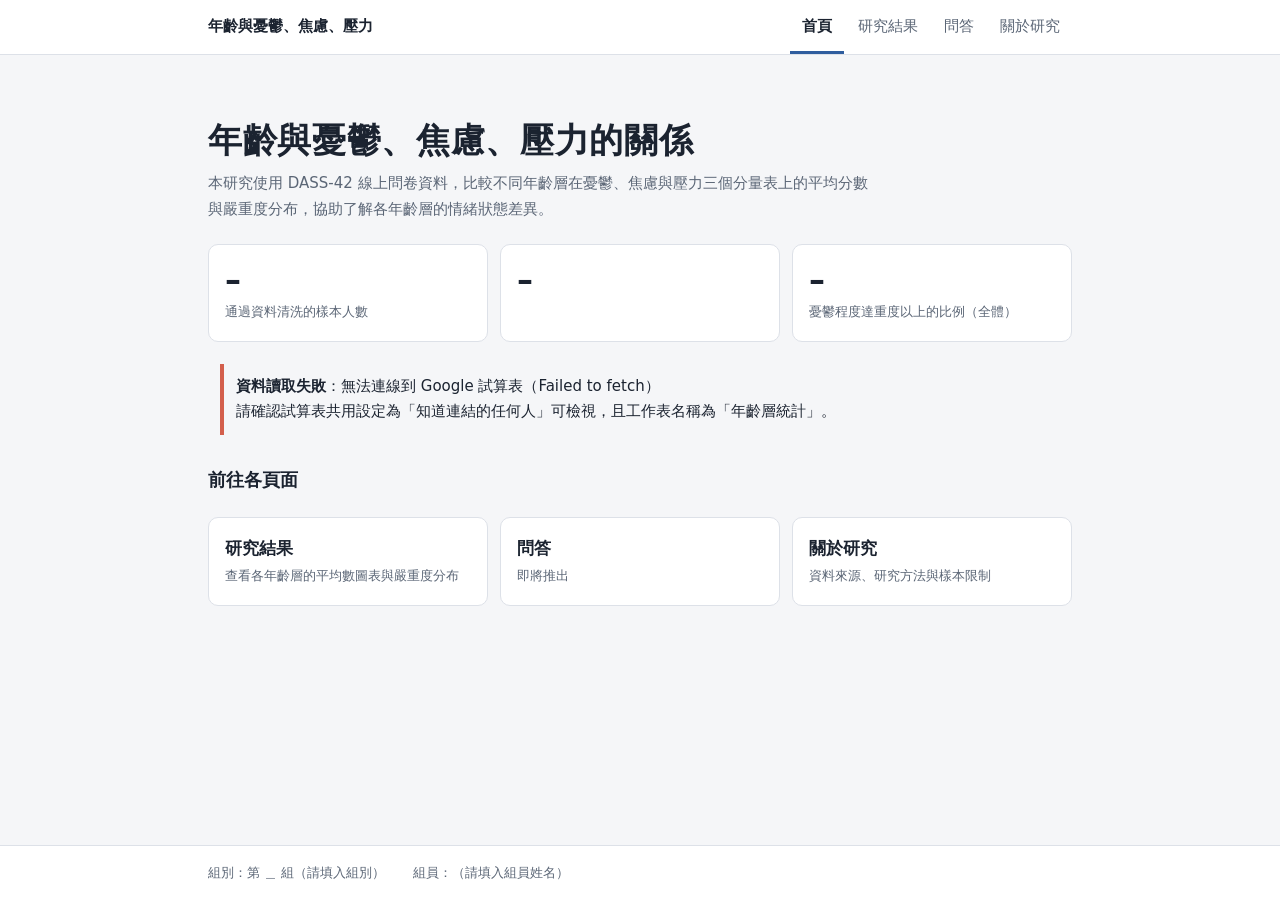
<file: index.html>
<!DOCTYPE html>
<html lang="zh-Hant">
<head>
<meta charset="UTF-8">
<meta name="viewport" content="width=device-width, initial-scale=1, viewport-fit=cover">
<title>首頁｜年齡與憂鬱、焦慮、壓力的關係</title>
<link rel="stylesheet" href="style.css">
</head>
<body>
<nav class="nav" aria-label="主要導覽"><div class="in"><a class="brand" href="index.html">年齡與憂鬱、焦慮、壓力</a><ul><li><a href="index.html" aria-current="page">首頁</a></li><li><a href="results.html">研究結果</a></li><li><a href="ask.html">問答</a></li><li><a href="about.html">關於研究</a></li></ul></div></nav>
<main><div class="in">
<h1 style="margin-top:32px">年齡與憂鬱、焦慮、壓力的關係</h1>
<p class="lead intro">本研究使用 DASS-42 線上問卷資料，比較不同年齡層在憂鬱、焦慮與壓力三個分量表上的平均分數與嚴重度分布，協助了解各年齡層的情緒狀態差異。</p>
<div class="stats">
<div class="stat"><b id="c1">–</b><span>通過資料清洗的樣本人數</span></div>
<div class="stat"><b id="c2">–</b><span id="c2s"></span></div>
<div class="stat"><b id="c3">–</b><span id="c3s">憂鬱程度達重度以上的比例（全體）</span></div>
</div>
<h2>前往各頁面</h2>
<div class="entries">
<a class="entry" href="results.html"><strong>研究結果</strong><span>查看各年齡層的平均數圖表與嚴重度分布</span></a>
<a class="entry" href="ask.html"><strong>問答</strong><span>即將推出</span></a>
<a class="entry" href="about.html"><strong>關於研究</strong><span>資料來源、研究方法與樣本限制</span></a>
</div></div></main>
<footer><div class="in"><span>組別：第 ＿ 組（請填入組別）</span><span>組員：（請填入組員姓名）</span></div></footer>
<script>const KEYS=['D','A','S'],$=s=>document.querySelector(s);
const SHEET_ID='1aRtR0BMKm8Y0_JgHcAkQbwwfiZCKB8Brp9E7VJwtRCM',SHEET_TAB='年齡層統計';
const LVN=['正常','輕度','中度','重度','極重度'],ALIAS={'重度':'嚴重','極重度':'極嚴重'};
const RANGES={stats:'A1:J8',lv:{D:'A12:F19',A:'A23:F30',S:'A34:F41'}};
const NOLVTXT='在「'+SHEET_TAB+'」找不到憂鬱、焦慮、壓力的等級人數表（預期位置：'+Object.values(RANGES.lv).join('、')+'；標題列需為「年齡層、正常、輕度、中度、重度、極重度」），因此無法顯示嚴重度分布。';
const NOLV='<p style="margin:12px;color:var(--mut)">'+NOLVTXT+'</p>';
const esc=s=>String(s).replace(/[&<>]/g,c=>({'&':'&amp;','<':'&lt;','>':'&gt;'}[c]));
function parseCSV(t){const r=[];let row=[],c='',q=false;
  for(let i=0;i<t.length;i++){const ch=t[i];
    if(q){if(ch=='"'){if(t[i+1]=='"'){c+='"';i++}else q=false}else c+=ch}
    else if(ch=='"')q=true;
    else if(ch==','){row.push(c);c=''}
    else if(ch=='\n'||ch=='\r'){if(ch=='\r'&&t[i+1]=='\n')i++;row.push(c);r.push(row);row=[];c=''}
    else c+=ch}
  if(c!==''||row.length){row.push(c);r.push(row)}return r}
const num=s=>{const v=parseFloat(String(s).replace(/[,\s]/g,''));return isNaN(v)?null:v};
async function getRows(range){
  const url='https://docs.google.com/spreadsheets/d/'+SHEET_ID+'/gviz/tq?tqx=out:csv&headers=1&sheet='+encodeURIComponent(SHEET_TAB)+'&range='+range;
  let res;try{res=await fetch(url)}catch(e){throw new Error('無法連線到 Google 試算表（'+e.message+'）')}
  if(!res.ok)throw new Error('讀取 '+range+' 失敗，HTTP '+res.status+' '+res.statusText);
  return parseCSV(await res.text()).filter(r=>r.some(x=>x.trim()))}
function findTable(rows,key){
  const i=rows.findIndex(r=>r.some(c=>c.replace(/\s/g,'')===key));
  return i<0?null:{H:rows[i].map(h=>h.replace(/\s/g,'')),body:rows.slice(i+1)}}
async function loadData(){
  const t=findTable(await getRows(RANGES.stats),'人數');
  if(!t)throw new Error('在「'+SHEET_TAB+'」的 '+RANGES.stats+' 找不到標題「人數」，請確認統計表放在 A1:J8');
  const H=t.H,col=(...a)=>{for(const n of a){const i=H.indexOf(n);if(i>=0)return i}return -1};
  const sc={D:'憂鬱',A:'焦慮',S:'壓力'},ix={},iL=col('年齡層'),iN=col('人數'),miss=[];
  if(iL<0)miss.push('年齡層');
  for(const k in sc){ix[k]={m:col(sc[k]+'平均',sc[k]+'_平均'),s:col(sc[k]+'標準差',sc[k]+'_標準差')};
    if(ix[k].m<0)miss.push(sc[k]+'平均');if(ix[k].s<0)miss.push(sc[k]+'標準差')}
  if(miss.length)throw new Error('找不到欄位：'+miss.join('、')+'。目前的標題列是：'+H.join('、'));
  const groups=t.body.map(r=>{const n=num(r[iN]);if(n===null||!r[iL].trim())return null;
    const g={l:r[iL].trim(),n};
    for(const k in sc){const m=num(r[ix[k].m]),s=num(r[ix[k].s]);
      if(m===null||s===null)throw new Error('「'+g.l+'」的'+sc[k]+'平均或標準差不是數字');
      g[k]={n,m,s,lv:null}}
    return g}).filter(Boolean);
  if(!groups.length)throw new Error('「'+SHEET_TAB+'」的 '+RANGES.stats+' 沒有資料列');
  let hasLv=true;const lvT={};
  for(const k in sc){
    const lt=findTable(await getRows(RANGES.lv[k]).catch(()=>[]),'正常');
    if(!lt){hasLv=false;break}
    const L=lt.H,li=L.indexOf('年齡層'),cj=LVN.map(l=>{for(const n of [l,ALIAS[l]||l]){const i=L.indexOf(n);if(i>=0)return i}return -1});
    if(li<0||cj.some(i=>i<0)){hasLv=false;break}
    lvT[k]={m:new Map(lt.body.map(r=>[r[li].trim(),r])),cj}}
  if(hasLv){
    const bad=groups.filter(g=>Object.keys(sc).some(k=>!lvT[k].m.has(g.l))).map(g=>g.l);
    if(bad.length)throw new Error('等級人數表找不到年齡層：'+bad.join('、')+'。請確認三張等級人數表的年齡層名稱與最上方統計表相同');
    for(const g of groups)for(const k in sc)g[k].lv=lvT[k].cj.map(i=>num(lvT[k].m.get(g.l)[i])||0)}
  return groups}
function total(gs){const N=gs.reduce((a,g)=>a+g.n,0),T={n:N};
  for(const k of ['D','A','S']){const M=gs.reduce((a,g)=>a+g.n*g[k].m,0)/N;
    const ss=gs.reduce((a,g)=>a+(g.n-1)*g[k].s**2+g.n*(g[k].m-M)**2,0);
    T[k]={n:N,m:M,s:Math.sqrt(ss/(N-1)),lv:gs[0][k].lv?LVN.map((_,j)=>gs.reduce((a,g)=>a+g[k].lv[j],0)):null}}
  return T}
const ERRHTML=e=>'<p style="margin:12px;padding:10px 12px;border-left:4px solid var(--l3);color:var(--ink)"><b>資料讀取失敗</b>：'+esc(e.message)+'<br>請確認試算表共用設定為「知道連結的任何人」可檢視，且工作表名稱為「'+SHEET_TAB+'」。</p>';
loadData().then(G=>{
  const T=total(G),top=G.reduce((a,g)=>g.D.m>a.D.m?g:a);
  $('#c1').textContent=T.n.toLocaleString('en-US');
  $('#c2').textContent=top.l;
  $('#c2s').textContent='憂鬱平均分數最高的年齡層（平均 '+top.D.m.toFixed(2)+' 分）';
  if(T.D.lv)$('#c3').textContent=((T.D.lv[3]+T.D.lv[4])/T.D.n*100).toFixed(1)+'%';
  else $('#c3s').textContent='找不到嚴重度人數表，無法計算';
}).catch(e=>{const d=document.createElement('div');d.innerHTML=ERRHTML(e);$('.stats').after(d)});
</script>
</body>
</html>
</file>
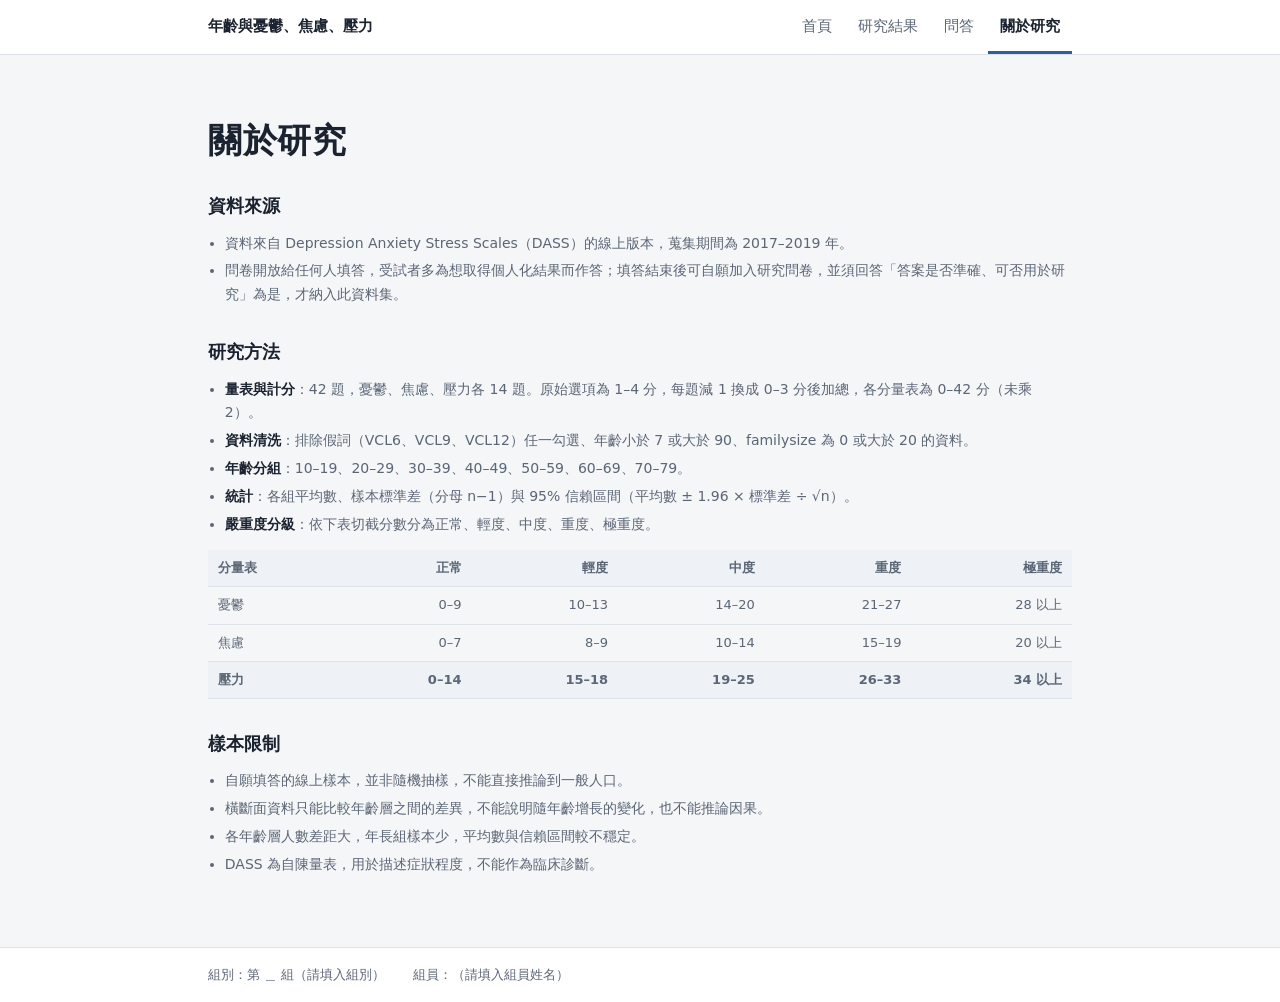
<file: about.html>
<!DOCTYPE html>
<html lang="zh-Hant">
<head>
<meta charset="UTF-8">
<meta name="viewport" content="width=device-width, initial-scale=1, viewport-fit=cover">
<title>關於研究｜年齡與憂鬱、焦慮、壓力的關係</title>
<link rel="stylesheet" href="style.css">
</head>
<body>
<nav class="nav" aria-label="主要導覽"><div class="in"><a class="brand" href="index.html">年齡與憂鬱、焦慮、壓力</a><ul><li><a href="index.html">首頁</a></li><li><a href="results.html">研究結果</a></li><li><a href="ask.html">問答</a></li><li><a href="about.html" aria-current="page">關於研究</a></li></ul></div></nav>
<main><div class="in notes">
<h1 style="margin-top:32px;color:var(--ink)">關於研究</h1>
<h2 style="color:var(--ink)">資料來源</h2>
<ul>
<li>資料來自 Depression Anxiety Stress Scales（DASS）的線上版本，蒐集期間為 2017–2019 年。</li>
<li>問卷開放給任何人填答，受試者多為想取得個人化結果而作答；填答結束後可自願加入研究問卷，並須回答「答案是否準確、可否用於研究」為是，才納入此資料集。</li>
</ul>
<h2 style="color:var(--ink)">研究方法</h2>
<ul>
<li><b>量表與計分</b>：42 題，憂鬱、焦慮、壓力各 14 題。原始選項為 1–4 分，每題減 1 換成 0–3 分後加總，各分量表為 0–42 分（未乘 2）。</li>
<li><b>資料清洗</b>：排除假詞（VCL6、VCL9、VCL12）任一勾選、年齡小於 7 或大於 90、familysize 為 0 或大於 20 的資料。</li>
<li><b>年齡分組</b>：10–19、20–29、30–39、40–49、50–59、60–69、70–79。</li>
<li><b>統計</b>：各組平均數、樣本標準差（分母 n−1）與 95% 信賴區間（平均數 ± 1.96 × 標準差 ÷ √n）。</li>
<li><b>嚴重度分級</b>：依下表切截分數分為正常、輕度、中度、重度、極重度。</li>
</ul><table class="cut"><thead><tr><th>分量表</th><th>正常</th><th>輕度</th><th>中度</th><th>重度</th><th>極重度</th></tr></thead><tbody>
<tr><td>憂鬱</td><td>0–9</td><td>10–13</td><td>14–20</td><td>21–27</td><td>28 以上</td></tr>
<tr><td>焦慮</td><td>0–7</td><td>8–9</td><td>10–14</td><td>15–19</td><td>20 以上</td></tr>
<tr><td>壓力</td><td>0–14</td><td>15–18</td><td>19–25</td><td>26–33</td><td>34 以上</td></tr></tbody></table>
<h2 style="color:var(--ink)">樣本限制</h2>
<ul>
<li>自願填答的線上樣本，並非隨機抽樣，不能直接推論到一般人口。</li>
<li>橫斷面資料只能比較年齡層之間的差異，不能說明隨年齡增長的變化，也不能推論因果。</li>
<li>各年齡層人數差距大，年長組樣本少，平均數與信賴區間較不穩定。</li>
<li>DASS 為自陳量表，用於描述症狀程度，不能作為臨床診斷。</li>
</ul>
</div></main>
<footer><div class="in"><span>組別：第 ＿ 組（請填入組別）</span><span>組員：（請填入組員姓名）</span></div></footer>

</body>
</html>
</file>
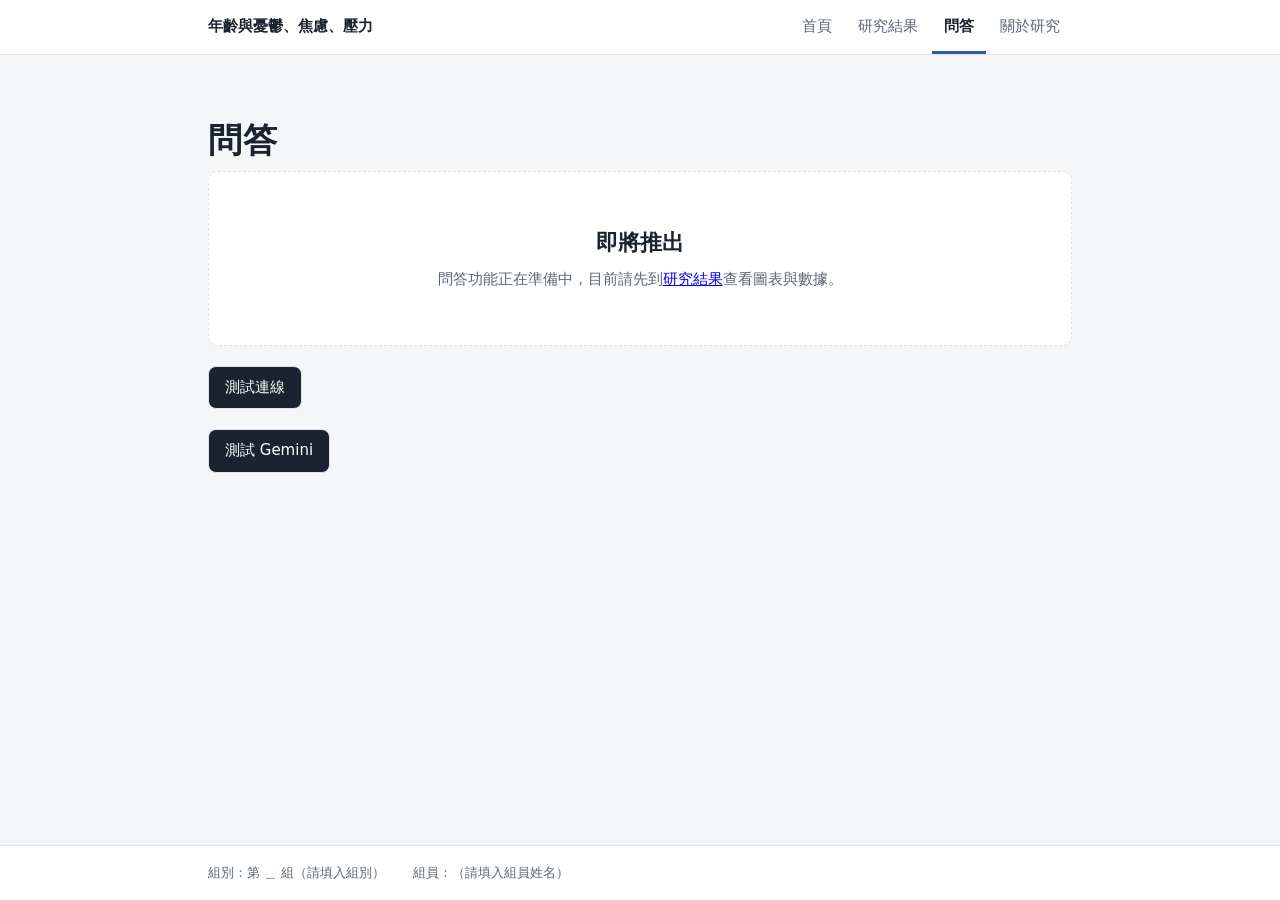
<file: ask.html>
<!DOCTYPE html>
<html lang="zh-Hant">
<head>
<meta charset="UTF-8">
<meta name="viewport" content="width=device-width, initial-scale=1, viewport-fit=cover">
<title>問答｜年齡與憂鬱、焦慮、壓力的關係</title>
<link rel="stylesheet" href="style.css">
</head>
<body>
<nav class="nav" aria-label="主要導覽"><div class="in"><a class="brand" href="index.html">年齡與憂鬱、焦慮、壓力</a><ul><li><a href="index.html">首頁</a></li><li><a href="results.html">研究結果</a></li><li><a href="ask.html" aria-current="page">問答</a></li><li><a href="about.html">關於研究</a></li></ul></div></nav>
<main><div class="in">
<h1 style="margin-top:32px">問答</h1>
<div class="soon"><b>即將推出</b><p>問答功能正在準備中，目前請先到<a href="results.html">研究結果</a>查看圖表與數據。</p></div>
<div style="margin-top:20px">
<button id="ping" type="button" style="font:inherit;padding:8px 16px;border:1px solid var(--line);border-radius:8px;background:var(--ink);color:var(--card);cursor:pointer">測試連線</button>
<pre id="out" aria-live="polite" style="margin:12px 0 0;white-space:pre-wrap;word-break:break-word;font:inherit;font-size:14px;color:var(--mut)"></pre>
</div>
<div style="margin-top:20px">
<button id="gem" type="button" style="font:inherit;padding:8px 16px;border:1px solid var(--line);border-radius:8px;background:var(--ink);color:var(--card);cursor:pointer">測試 Gemini</button>
<pre id="gout" aria-live="polite" style="margin:12px 0 0;white-space:pre-wrap;word-break:break-word;font:inherit;font-size:14px;color:var(--mut)"></pre>
</div>
</div></main>
<footer><div class="in"><span>組別：第 ＿ 組（請填入組別）</span><span>組員：（請填入組員姓名）</span></div></footer>
<script>
// 後端（Cloudflare Worker）網址
const BACKEND_URL='https://dass-43.kevintnfsh.workers.dev/';
const btn=document.getElementById('ping'),out=document.getElementById('out');
btn.addEventListener('click',async()=>{
  if(!/^https?:\/\//.test(BACKEND_URL)){out.textContent='尚未設定後端網址：請把 ask.html 裡的 BACKEND_URL 改成你的 Worker 網址。';return}
  btn.disabled=true;out.textContent='連線中…';
  try{
    const res=await fetch(BACKEND_URL,{method:'POST',headers:{'Content-Type':'application/json'},body:JSON.stringify({action:'test'})});
    const text=await res.text();
    let shown=text;try{shown=JSON.stringify(JSON.parse(text),null,2)}catch(e){}
    out.textContent=(res.ok?'連線成功':'後端回傳錯誤')+'（HTTP '+res.status+'）\n'+shown;
  }catch(e){
    out.textContent='連線失敗：'+e.message+'\n請確認後端網址是否正確、Worker 是否已部署，以及網路是否正常。';
  }finally{btn.disabled=false}
});

// 測試 Gemini：送出固定問題，顯示回覆文字
const gem=document.getElementById('gem'),gout=document.getElementById('gout');
gem.addEventListener('click',async()=>{
  if(!/^https?:\/\//.test(BACKEND_URL)){gout.textContent='尚未設定後端網址：請把 ask.html 裡的 BACKEND_URL 改成你的 Worker 網址。';return}
  gem.disabled=true;gout.textContent='等待 Gemini 回覆中…';
  try{
    const res=await fetch(BACKEND_URL,{method:'POST',headers:{'Content-Type':'application/json'},body:JSON.stringify({action:'ask',question:'請用一句話自我介紹'})});
    const text=await res.text();
    let data=null;try{data=JSON.parse(text)}catch(e){}
    if(res.ok&&data&&typeof data.answer==='string'){gout.textContent=data.answer}
    else{gout.textContent='失敗（HTTP '+res.status+'）：'+((data&&data.error)||text||'後端沒有回傳內容')}
  }catch(e){
    gout.textContent='連線失敗：'+e.message+'\n請確認後端網址是否正確、Worker 是否已部署，以及網路是否正常。';
  }finally{gem.disabled=false}
});
</script>
</body>
</html>
</file>
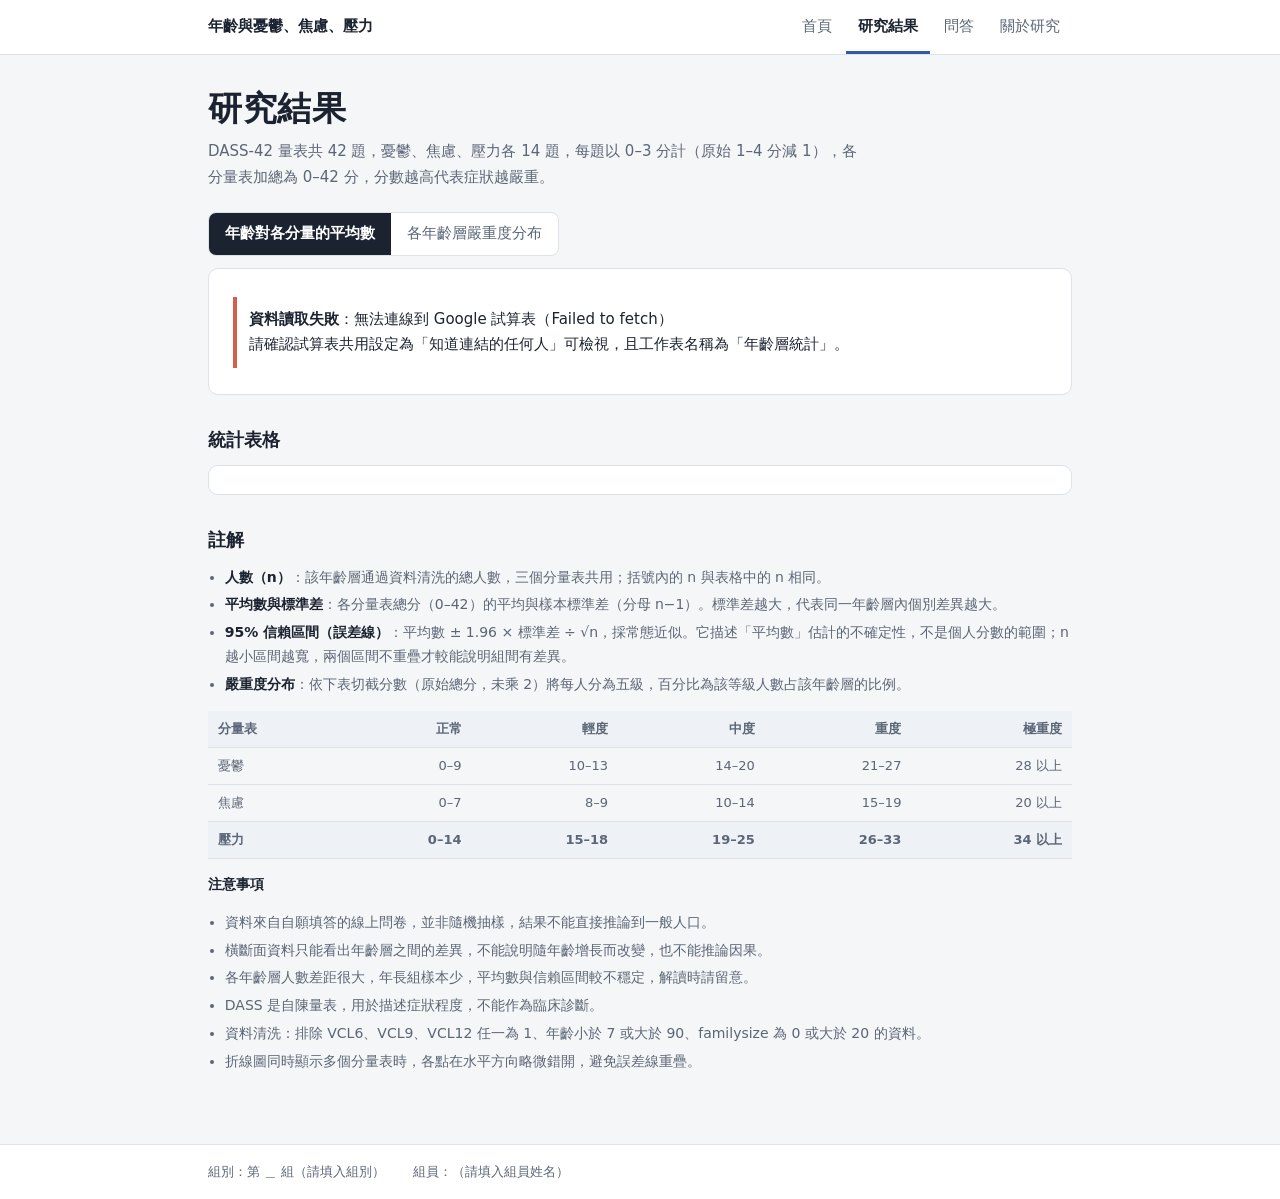
<file: results.html>
<!DOCTYPE html>
<html lang="zh-Hant">
<head>
<meta charset="UTF-8">
<meta name="viewport" content="width=device-width, initial-scale=1, viewport-fit=cover">
<title>研究結果｜年齡與憂鬱、焦慮、壓力的關係</title>
<link rel="stylesheet" href="style.css">
</head>
<body>
<nav class="nav" aria-label="主要導覽"><div class="in"><a class="brand" href="index.html">年齡與憂鬱、焦慮、壓力</a><ul><li><a href="index.html">首頁</a></li><li><a href="results.html" aria-current="page">研究結果</a></li><li><a href="ask.html">問答</a></li><li><a href="about.html">關於研究</a></li></ul></div></nav>
<main><div class="in">
<h1>研究結果</h1>
<p class="intro">DASS-42 量表共 42 題，憂鬱、焦慮、壓力各 14 題，每題以 0–3 分計（原始 1–4 分減 1），各分量表加總為 0–42 分，分數越高代表症狀越嚴重。</p>
<p class="src" id="src"></p>

<div class="bar">
  <div class="tabs" role="tablist">
    <button role="tab" data-v="mean" aria-selected="true">年齡對各分量的平均數</button>
    <button role="tab" data-v="stack" aria-selected="false">各年齡層嚴重度分布</button>
  </div>
  <div id="scales"></div>
</div>

<div class="card">
  <div class="leg" id="leg"></div>
  <div id="chart"><div id="svgbox"></div><div id="tip" hidden></div></div>
</div>

<h2>統計表格</h2>
<div class="card tw"><table id="tbl"></table></div>

<h2>註解</h2>
<div class="notes">
<ul>
<li><b>人數（n）</b>：該年齡層通過資料清洗的總人數，三個分量表共用；括號內的 n 與表格中的 n 相同。</li>
<li><b>平均數與標準差</b>：各分量表總分（0–42）的平均與樣本標準差（分母 n−1）。標準差越大，代表同一年齡層內個別差異越大。</li>
<li><b>95% 信賴區間（誤差線）</b>：平均數 ± 1.96 × 標準差 ÷ √n，採常態近似。它描述「平均數」估計的不確定性，不是個人分數的範圍；n 越小區間越寬，兩個區間不重疊才較能說明組間有差異。</li>
<li><b>嚴重度分布</b>：依下表切截分數（原始總分，未乘 2）將每人分為五級，百分比為該等級人數占該年齡層的比例。</li>
</ul>
<table class="cut"><thead><tr><th>分量表</th><th>正常</th><th>輕度</th><th>中度</th><th>重度</th><th>極重度</th></tr></thead><tbody>
<tr><td>憂鬱</td><td>0–9</td><td>10–13</td><td>14–20</td><td>21–27</td><td>28 以上</td></tr>
<tr><td>焦慮</td><td>0–7</td><td>8–9</td><td>10–14</td><td>15–19</td><td>20 以上</td></tr>
<tr><td>壓力</td><td>0–14</td><td>15–18</td><td>19–25</td><td>26–33</td><td>34 以上</td></tr></tbody></table>
<p><b>注意事項</b></p>
<ul>
<li>資料來自自願填答的線上問卷，並非隨機抽樣，結果不能直接推論到一般人口。</li>
<li>橫斷面資料只能看出年齡層之間的差異，不能說明隨年齡增長而改變，也不能推論因果。</li>
<li>各年齡層人數差距很大，年長組樣本少，平均數與信賴區間較不穩定，解讀時請留意。</li>
<li>DASS 是自陳量表，用於描述症狀程度，不能作為臨床診斷。</li>
<li>資料清洗：排除 VCL6、VCL9、VCL12 任一為 1、年齡小於 7 或大於 90、familysize 為 0 或大於 20 的資料。</li>
<li>折線圖同時顯示多個分量表時，各點在水平方向略微錯開，避免誤差線重疊。</li>
</ul>
</div>
</div></main>
<footer><div class="in"><span>組別：第 ＿ 組（請填入組別）</span><span>組員：（請填入組員姓名）</span></div></footer>
<script>
const SHEET_ID='1aRtR0BMKm8Y0_JgHcAkQbwwfiZCKB8Brp9E7VJwtRCM',SHEET_TAB='年齡層統計';
const LVN=['正常','輕度','中度','重度','極重度'],ALIAS={'重度':'嚴重','極重度':'極嚴重'};
const RANGES={stats:'A1:J8',lv:{D:'A12:F19',A:'A23:F30',S:'A34:F41'}};
const NOLVTXT='在「'+SHEET_TAB+'」找不到憂鬱、焦慮、壓力的等級人數表（預期位置：'+Object.values(RANGES.lv).join('、')+'；標題列需為「年齡層、正常、輕度、中度、重度、極重度」），因此無法顯示嚴重度分布。';
const NOLV='<p style="margin:12px;color:var(--mut)">'+NOLVTXT+'</p>';
const esc=s=>String(s).replace(/[&<>]/g,c=>({'&':'&amp;','<':'&lt;','>':'&gt;'}[c]));
function parseCSV(t){const r=[];let row=[],c='',q=false;
  for(let i=0;i<t.length;i++){const ch=t[i];
    if(q){if(ch=='"'){if(t[i+1]=='"'){c+='"';i++}else q=false}else c+=ch}
    else if(ch=='"')q=true;
    else if(ch==','){row.push(c);c=''}
    else if(ch=='\n'||ch=='\r'){if(ch=='\r'&&t[i+1]=='\n')i++;row.push(c);r.push(row);row=[];c=''}
    else c+=ch}
  if(c!==''||row.length){row.push(c);r.push(row)}return r}
const num=s=>{const v=parseFloat(String(s).replace(/[,\s]/g,''));return isNaN(v)?null:v};
async function getRows(range){
  const url='https://docs.google.com/spreadsheets/d/'+SHEET_ID+'/gviz/tq?tqx=out:csv&headers=1&sheet='+encodeURIComponent(SHEET_TAB)+'&range='+range;
  let res;try{res=await fetch(url)}catch(e){throw new Error('無法連線到 Google 試算表（'+e.message+'）')}
  if(!res.ok)throw new Error('讀取 '+range+' 失敗，HTTP '+res.status+' '+res.statusText);
  return parseCSV(await res.text()).filter(r=>r.some(x=>x.trim()))}
function findTable(rows,key){
  const i=rows.findIndex(r=>r.some(c=>c.replace(/\s/g,'')===key));
  return i<0?null:{H:rows[i].map(h=>h.replace(/\s/g,'')),body:rows.slice(i+1)}}
async function loadData(){
  const t=findTable(await getRows(RANGES.stats),'人數');
  if(!t)throw new Error('在「'+SHEET_TAB+'」的 '+RANGES.stats+' 找不到標題「人數」，請確認統計表放在 A1:J8');
  const H=t.H,col=(...a)=>{for(const n of a){const i=H.indexOf(n);if(i>=0)return i}return -1};
  const sc={D:'憂鬱',A:'焦慮',S:'壓力'},ix={},iL=col('年齡層'),iN=col('人數'),miss=[];
  if(iL<0)miss.push('年齡層');
  for(const k in sc){ix[k]={m:col(sc[k]+'平均',sc[k]+'_平均'),s:col(sc[k]+'標準差',sc[k]+'_標準差')};
    if(ix[k].m<0)miss.push(sc[k]+'平均');if(ix[k].s<0)miss.push(sc[k]+'標準差')}
  if(miss.length)throw new Error('找不到欄位：'+miss.join('、')+'。目前的標題列是：'+H.join('、'));
  const groups=t.body.map(r=>{const n=num(r[iN]);if(n===null||!r[iL].trim())return null;
    const g={l:r[iL].trim(),n};
    for(const k in sc){const m=num(r[ix[k].m]),s=num(r[ix[k].s]);
      if(m===null||s===null)throw new Error('「'+g.l+'」的'+sc[k]+'平均或標準差不是數字');
      g[k]={n,m,s,lv:null}}
    return g}).filter(Boolean);
  if(!groups.length)throw new Error('「'+SHEET_TAB+'」的 '+RANGES.stats+' 沒有資料列');
  let hasLv=true;const lvT={};
  for(const k in sc){
    const lt=findTable(await getRows(RANGES.lv[k]).catch(()=>[]),'正常');
    if(!lt){hasLv=false;break}
    const L=lt.H,li=L.indexOf('年齡層'),cj=LVN.map(l=>{for(const n of [l,ALIAS[l]||l]){const i=L.indexOf(n);if(i>=0)return i}return -1});
    if(li<0||cj.some(i=>i<0)){hasLv=false;break}
    lvT[k]={m:new Map(lt.body.map(r=>[r[li].trim(),r])),cj}}
  if(hasLv){
    const bad=groups.filter(g=>Object.keys(sc).some(k=>!lvT[k].m.has(g.l))).map(g=>g.l);
    if(bad.length)throw new Error('等級人數表找不到年齡層：'+bad.join('、')+'。請確認三張等級人數表的年齡層名稱與最上方統計表相同');
    for(const g of groups)for(const k in sc)g[k].lv=lvT[k].cj.map(i=>num(lvT[k].m.get(g.l)[i])||0)}
  return groups}
function total(gs){const N=gs.reduce((a,g)=>a+g.n,0),T={n:N};
  for(const k of ['D','A','S']){const M=gs.reduce((a,g)=>a+g.n*g[k].m,0)/N;
    const ss=gs.reduce((a,g)=>a+(g.n-1)*g[k].s**2+g.n*(g[k].m-M)**2,0);
    T[k]={n:N,m:M,s:Math.sqrt(ss/(N-1)),lv:gs[0][k].lv?LVN.map((_,j)=>gs.reduce((a,g)=>a+g[k].lv[j],0)):null}}
  return T}
const ERRHTML=e=>'<p style="margin:12px;padding:10px 12px;border-left:4px solid var(--l3);color:var(--ink)"><b>資料讀取失敗</b>：'+esc(e.message)+'<br>請確認試算表共用設定為「知道連結的任何人」可檢視，且工作表名稱為「'+SHEET_TAB+'」。</p>';
const SC={D:{n:'憂鬱'},A:{n:'焦慮'},S:{n:'壓力'}},KEYS=['D','A','S'];
const LV=['正常','輕度','中度','重度','極重度'];
let G=[],T=null;
const st={view:'mean',sel:['D','A','S'],one:'D'};
const $=s=>document.querySelector(s),f=x=>x.toFixed(2);
const ci=o=>{const h=1.96*o.s/Math.sqrt(o.n);return[o.m-h,o.m+h]};
const lab=g=>g.l+'（n='+g.n+'）';
$('#src').textContent='資料讀取中…';

function ctrl(){
  const c=$('#scales');
  if(st.view==='mean'){
    const last=st.sel.length===1?st.sel[0]:null;
    c.innerHTML='<span class="cl">分量表（可複選，至少一個）</span>'+KEYS.map(k=>`<label style="--c:var(--c-${k})"><input type="checkbox" value="${k}" ${st.sel.includes(k)?'checked':''} ${last===k?'disabled':''}>${SC[k].n}</label>`).join('');
  }else{
    c.innerHTML='<span class="cl">分量表（單選）</span>'+KEYS.map(k=>`<label style="--c:var(--c-${k})"><input type="radio" name="one" value="${k}" ${st.one===k?'checked':''}>${SC[k].n}</label>`).join('');
  }
}
function legend(){
  $('#leg').innerHTML=st.view==='mean'
    ?KEYS.filter(k=>st.sel.includes(k)).map(k=>`<span><i style="background:var(--c-${k})"></i>${SC[k].n}（點為平均數，線段為 95% CI）</span>`).join('')
    :LV.map((n,j)=>`<span><i style="background:var(--l${j})"></i>${n}</span>`).join('');
}
function mean(){
  const W=760,H=400,L=54,R=24,T0=20,B=64,pw=W-L-R,ph=H-T0-B,N=G.length;
  const X=i=>L+pw*(i+.5)/N,Y=v=>T0+ph*(1-v/42);
  const sel=KEYS.filter(k=>st.sel.includes(k));
  let s=`<svg viewBox="0 0 ${W} ${H}" role="img" aria-label="各年齡層憂鬱、焦慮、壓力平均分數折線圖，詳細數值見下方表格">`;
  for(let v=0;v<=42;v+=6)s+=`<line class="gl" x1="${L}" x2="${W-R}" y1="${Y(v)}" y2="${Y(v)}"/><text class="tx" x="${L-8}" y="${Y(v)+4}" text-anchor="end">${v}</text>`;
  s+=`<text class="tx" transform="translate(14 ${T0+ph/2}) rotate(-90)" text-anchor="middle">量表總分（0–42）</text>`;
  G.forEach((g,i)=>{s+=`<text class="tx" x="${X(i)}" y="${H-B+22}" text-anchor="middle">${g.l}<tspan class="sm" x="${X(i)}" dy="17">（n=${g.n}）</tspan></text>`});
  sel.forEach((k,j)=>{
    const dx=(j-(sel.length-1)/2)*10,col=`var(--c-${k})`;
    s+=`<polyline class="ln" style="stroke:${col}" points="${G.map((g,i)=>(X(i)+dx)+','+Y(g[k].m)).join(' ')}"/>`;
    G.forEach((g,i)=>{
      const o=g[k],[a,b]=ci(o),x=X(i)+dx,ya=Y(Math.max(0,a)),yb=Y(Math.min(42,b));
      s+=`<g data-tip="<b>${SC[k].n}</b>｜${g.l}（n=${g.n}）<br>平均數 ${f(o.m)}　標準差 ${f(o.s)}<br>95% CI [${f(a)}, ${f(b)}]">`
       +`<line class="eb" style="stroke:${col}" x1="${x}" x2="${x}" y1="${yb}" y2="${ya}"/>`
       +`<line class="eb" style="stroke:${col}" x1="${x-4}" x2="${x+4}" y1="${yb}" y2="${yb}"/><line class="eb" style="stroke:${col}" x1="${x-4}" x2="${x+4}" y1="${ya}" y2="${ya}"/>`
       +`<circle class="pt" style="fill:${col}" cx="${x}" cy="${Y(o.m)}" r="4.5"/><circle cx="${x}" cy="${Y(o.m)}" r="12" fill="transparent"/></g>`;
    });
  });
  return s+'</svg>';
}
function stack(){if(!G[0][st.one].lv)return NOLV;
  const k=st.one,W=760,L=150,R=24,T0=14,rh=48,B=46,N=G.length,H=T0+N*rh+B,pw=W-L-R;
  let s=`<svg viewBox="0 0 ${W} ${H}" role="img" aria-label="${SC[k].n}嚴重度在各年齡層的分布，詳細數值見下方表格">`;
  for(let p=0;p<=100;p+=20){const x=L+pw*p/100;s+=`<line class="gl" x1="${x}" x2="${x}" y1="${T0}" y2="${T0+N*rh}"/><text class="tx" x="${x}" y="${T0+N*rh+18}" text-anchor="middle">${p}%</text>`}
  s+=`<text class="tx" x="${L+pw/2}" y="${H-6}" text-anchor="middle">各嚴重度等級占該年齡層的百分比</text>`;
  G.forEach((g,i)=>{
    const o=g[k],y=T0+i*rh+7;let acc=0;
    s+=`<text class="tx" x="${L-10}" y="${y+22}" text-anchor="end">${lab(g)}</text>`;
    o.lv.forEach((c,j)=>{
      const p=c/o.n*100,x=L+pw*acc/100,w=pw*p/100;acc+=p;
      s+=`<g data-tip="<b>${SC[k].n}</b>｜${g.l}<br>${LV[j]}：${p.toFixed(1)}%（${c} 人）"><rect x="${x}" y="${y}" width="${w}" height="34" style="fill:var(--l${j});stroke:var(--card);stroke-width:1"/>`
       +(w>34?`<text class="seg s${j}" x="${x+w/2}" y="${y+22}" text-anchor="middle">${Math.round(p)}%</text>`:'')+'</g>';
    });
  });
  return s+'</svg>';
}
function table(){
  const rows=[...G,Object.assign({},T,{l:'全體'})];let h;
  if(st.view==='mean'){
    const sel=KEYS.filter(k=>st.sel.includes(k));
    h='<thead><tr><th rowspan="2">年齡層</th><th rowspan="2">人數 n</th>'+sel.map(k=>`<th colspan="3" style="text-align:center;border-bottom:3px solid var(--c-${k})">${SC[k].n}</th>`).join('')+'</tr><tr>'+sel.map(()=>'<th>平均數</th><th>標準差</th><th>95% CI</th>').join('')+'</tr></thead><tbody>'
     +rows.map(g=>`<tr><td>${g.l}</td><td>${g.n}</td>`+sel.map(k=>{const o=g[k],[a,b]=ci(o);return`<td>${f(o.m)}</td><td>${f(o.s)}</td><td>[${f(a)}, ${f(b)}]</td>`}).join('')+'</tr>').join('')+'</tbody>';
  }else{
    const k=st.one;
    if(!G[0][k].lv){$('#tbl').innerHTML='<tbody><tr><td style="text-align:left">'+NOLVTXT+'</td></tr></tbody>';return}
    h=`<thead><tr><th>年齡層（${SC[k].n}）</th><th>人數 n</th>`+LV.map(n=>`<th>${n}</th>`).join('')+'</tr></thead><tbody>'
     +rows.map(g=>{const o=g[k];return`<tr><td>${g.l}</td><td>${g.n}</td>`+o.lv.map(c=>`<td>${c}（${(c/o.n*100).toFixed(1)}%）</td>`).join('')+'</tr>'}).join('')+'</tbody>';
  }
  $('#tbl').innerHTML=h;
}
function render(){if(!T)return;
  document.querySelectorAll('.tabs button').forEach(b=>b.setAttribute('aria-selected',b.dataset.v===st.view));
  ctrl();legend();$('#svgbox').innerHTML=st.view==='mean'?mean():stack();table();$('#tip').hidden=true;
}
document.querySelector('.tabs').addEventListener('click',e=>{const b=e.target.closest('button');if(b){st.view=b.dataset.v;render()}});
$('#scales').addEventListener('change',e=>{
  const v=e.target.value;
  if(st.view==='mean'){st.sel=e.target.checked?[...st.sel,v]:st.sel.filter(x=>x!==v);if(!st.sel.length)st.sel=[v]}
  else st.one=v;
  render();
});
const wrap=$('#chart'),tip=$('#tip');
wrap.addEventListener('pointermove',e=>{
  const t=e.target.closest('[data-tip]');
  if(!t){tip.hidden=true;return}
  tip.innerHTML=t.dataset.tip;tip.hidden=false;
  const r=wrap.getBoundingClientRect();let x=e.clientX-r.left+14;
  if(x+tip.offsetWidth>r.width)x=e.clientX-r.left-tip.offsetWidth-14;
  tip.style.left=Math.max(0,x)+'px';tip.style.top=(e.clientY-r.top+14)+'px';
});
wrap.addEventListener('pointerleave',()=>{tip.hidden=true});
loadData().then(gs=>{G=gs;T=total(gs);$('#src').textContent='資料來源：Google 試算表「'+SHEET_TAB+'」，共 '+T.n+' 人。';render()}).catch(e=>{$('#src').textContent='';$('#svgbox').innerHTML=ERRHTML(e)});
</script>
</body>
</html>
</file>
<file: style.css>
:root{box-sizing:border-box;padding-top:env(safe-area-inset-top,0px);padding-bottom:env(safe-area-inset-bottom,0px);
--bg:#f5f6f8;--card:#fff;--ink:#1b2330;--mut:#5b6676;--line:#dde1e8;--grid:#e8ebf0;--hd:#eef1f5;
--c-D:#2f5d9e;--c-A:#cf7418;--c-S:#1f8270;--l0:#c9e4da;--l1:#f1dd98;--l2:#eeab6e;--l3:#d35f4c;--l4:#7a1f3d;--st:#1b2330}
@media (prefers-color-scheme:dark){:root:not([data-theme="light"]){--bg:#11151b;--card:#1a2029;--ink:#e8ecf2;--mut:#9aa6b6;--line:#2b3441;--grid:#262e3a;--hd:#212934;
--c-D:#7ea8e8;--c-A:#f0a24f;--c-S:#4fc2aa;--l0:#2d5d4e;--l1:#8a7a2c;--l2:#b5733a;--l3:#d35f4c;--l4:#a63a5e;--st:#fff}}
:root[data-theme="dark"]{--bg:#11151b;--card:#1a2029;--ink:#e8ecf2;--mut:#9aa6b6;--line:#2b3441;--grid:#262e3a;--hd:#212934;
--c-D:#7ea8e8;--c-A:#f0a24f;--c-S:#4fc2aa;--l0:#2d5d4e;--l1:#8a7a2c;--l2:#b5733a;--l3:#d35f4c;--l4:#a63a5e;--st:#fff}
html,body{margin:0}
body{background:var(--bg);color:var(--ink);font:15px/1.7 "Noto Sans TC","PingFang TC","Microsoft JhengHei",system-ui,sans-serif}
main{max-width:900px;margin:0 auto;padding:32px 18px 56px}
h1{font-size:clamp(24px,5vw,34px);line-height:1.25;margin:0 0 10px;letter-spacing:.02em}
.intro{margin:0 0 4px;color:var(--mut);max-width:44em}
.src{margin:0 0 22px;color:var(--mut);font-size:13px}
.bar{display:flex;flex-wrap:wrap;gap:12px 24px;align-items:center;margin-bottom:12px}
.tabs{display:inline-flex;border:1px solid var(--line);border-radius:8px;overflow:hidden;background:var(--card)}
.tabs button{font:inherit;color:var(--mut);background:none;border:0;padding:8px 16px;cursor:pointer}
.tabs button[aria-selected=true]{background:var(--ink);color:var(--card);font-weight:600}
button:focus-visible,input:focus-visible{outline:2px solid var(--c-D);outline-offset:2px}
#scales{display:flex;flex-wrap:wrap;gap:6px 16px;align-items:center}
#scales .cl{color:var(--mut);font-size:13px}
#scales label{display:inline-flex;align-items:center;gap:6px;cursor:pointer}
#scales input{accent-color:var(--c);width:16px;height:16px;margin:0}
#scales input:disabled{opacity:.55;cursor:not-allowed}
.card{background:var(--card);border:1px solid var(--line);border-radius:10px;padding:14px 12px}
#chart{position:relative}
svg{display:block;width:100%;height:auto}
.gl{stroke:var(--grid);stroke-width:1}.tx{fill:var(--mut);font-size:12px}.sm{font-size:11px}
.ln{fill:none;stroke-width:2.2}.eb{stroke-width:1.6}.pt{stroke:var(--card);stroke-width:1.5}
.seg{font-size:12px;font-weight:600;fill:var(--st)}.seg.s3,.seg.s4{fill:#fff}
#tip{position:absolute;pointer-events:none;background:var(--ink);color:var(--card);border-radius:6px;padding:7px 10px;font-size:13px;line-height:1.5;white-space:nowrap;z-index:5}
#tip[hidden]{display:none}
.leg{display:flex;flex-wrap:wrap;gap:4px 14px;margin:2px 4px 8px;font-size:13px;color:var(--mut)}
.leg i{display:inline-block;width:11px;height:11px;border-radius:2px;margin-right:5px;vertical-align:-1px}
h2{font-size:18px;margin:30px 0 10px}
.tw{overflow-x:auto}
table{border-collapse:collapse;width:100%;font-size:14px;font-variant-numeric:tabular-nums}
th,td{padding:7px 10px;text-align:right;white-space:nowrap;border-bottom:1px solid var(--line)}
th:first-child,td:first-child{text-align:left}
thead th{background:var(--hd);font-weight:600}
tbody tr:last-child td{font-weight:600;background:var(--hd)}
.notes{color:var(--mut);font-size:14px}
.notes b{color:var(--ink)}
.notes ul{padding-left:1.2em;margin:6px 0 14px}.notes li{margin:4px 0}
.cut{font-size:13px;margin:6px 0 14px}
body{display:flex;flex-direction:column;min-height:100vh}
main{flex:1;width:100%}
.in{max-width:900px;margin:0 auto;padding:0 18px;box-sizing:border-box}
.nav{background:var(--card);border-bottom:1px solid var(--line)}
.nav .in{display:flex;flex-wrap:wrap;align-items:center;justify-content:space-between;gap:0 20px}
.brand{font-weight:700;color:var(--ink);text-decoration:none;padding:12px 0}
.nav ul{display:flex;flex-wrap:wrap;gap:2px;list-style:none;margin:0;padding:0}
.nav li a{display:block;padding:14px 12px 11px;color:var(--mut);text-decoration:none;border-bottom:3px solid transparent}
.nav li a:hover{color:var(--ink)}
.nav li a[aria-current=page]{color:var(--ink);font-weight:600;border-bottom-color:var(--c-D)}
footer{border-top:1px solid var(--line);background:var(--card);color:var(--mut);font-size:13px}
footer .in{display:flex;flex-wrap:wrap;gap:4px 28px;padding-top:16px;padding-bottom:16px}
.lead{max-width:44em;margin:0 0 6px}
.stats,.entries{display:grid;grid-template-columns:repeat(auto-fit,minmax(210px,1fr));gap:12px;margin:22px 0}
.stat,.entry{background:var(--card);border:1px solid var(--line);border-radius:10px;padding:16px}
.stat b{display:block;font-size:32px;line-height:1.2;font-variant-numeric:tabular-nums}
.stat span,.entry span{color:var(--mut);font-size:13px}
.entry{display:block;color:inherit;text-decoration:none}
.entry:hover{border-color:var(--c-D)}
.entry strong{display:block;font-size:17px}
.soon{text-align:center;padding:52px 20px;border:1px dashed var(--line);border-radius:10px;background:var(--card)}
.soon b{display:block;font-size:22px;margin-bottom:6px}
.soon p{margin:0;color:var(--mut)}
</file>
